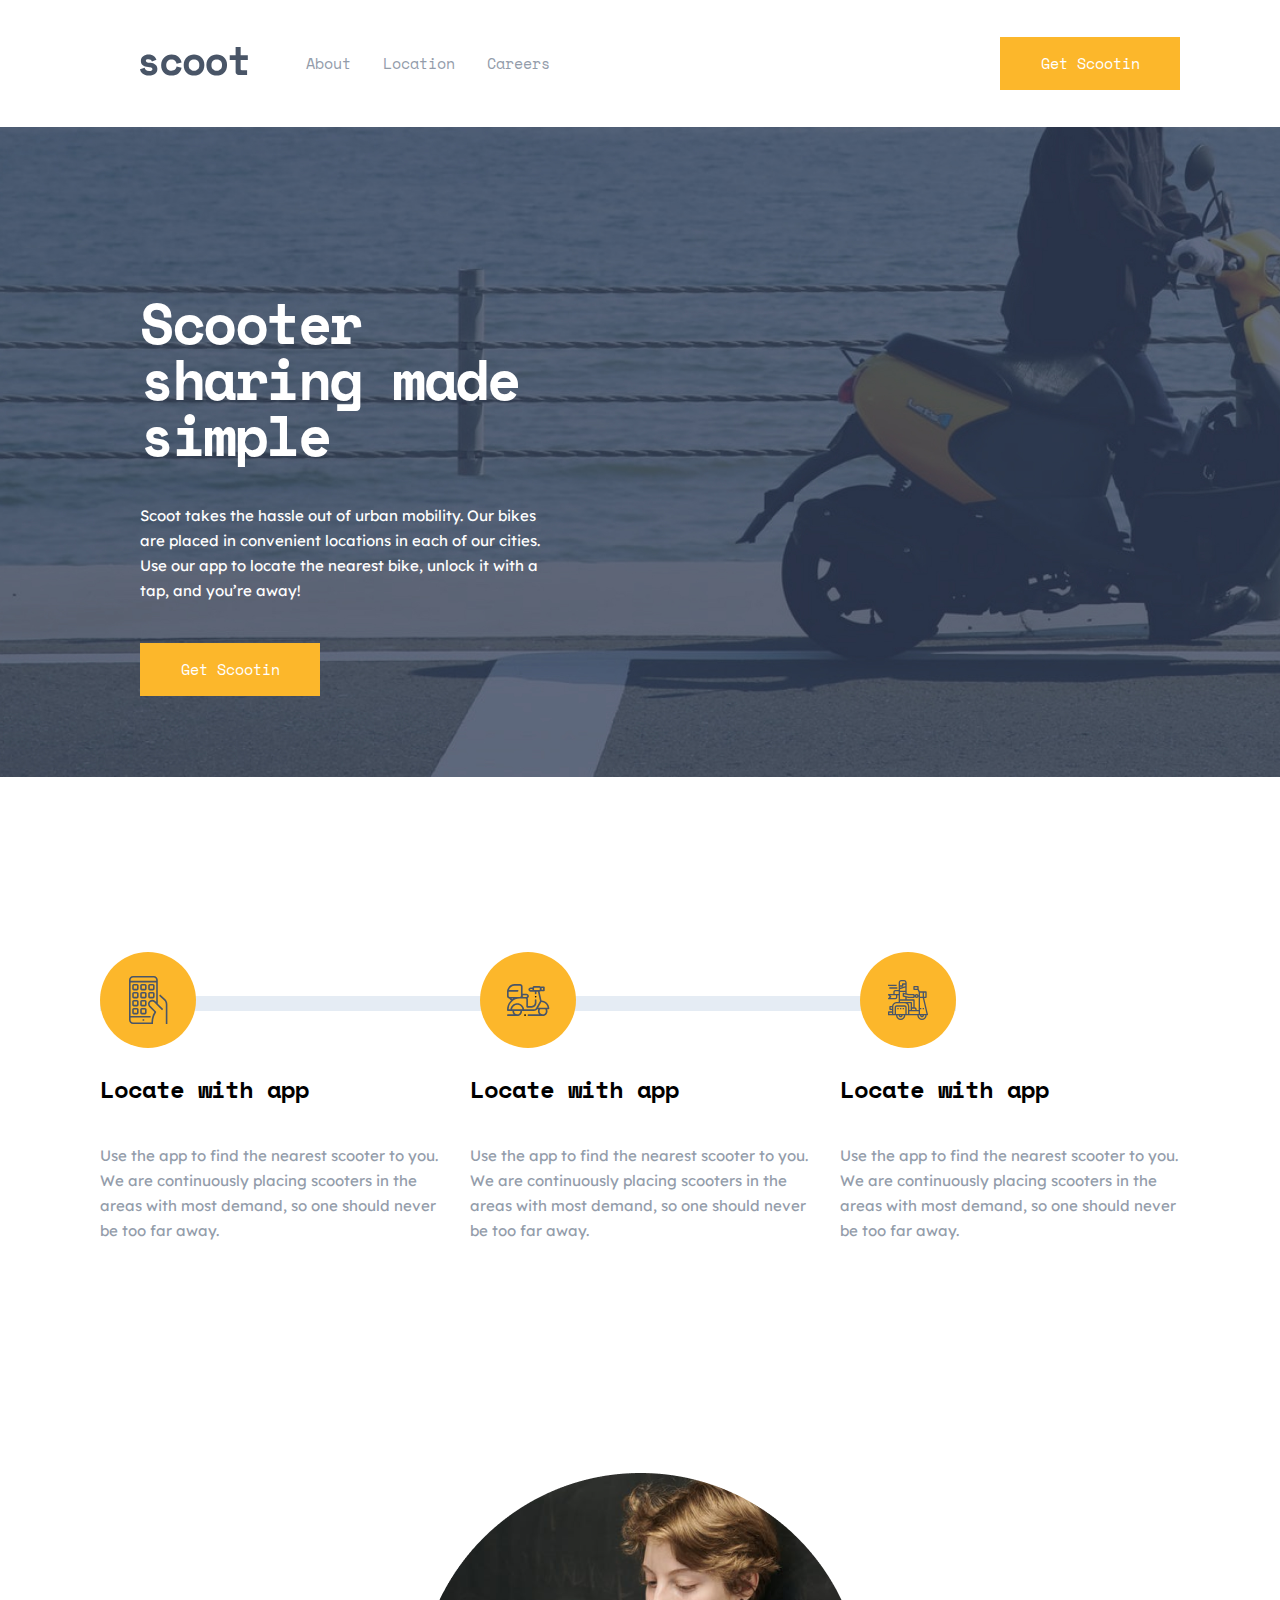
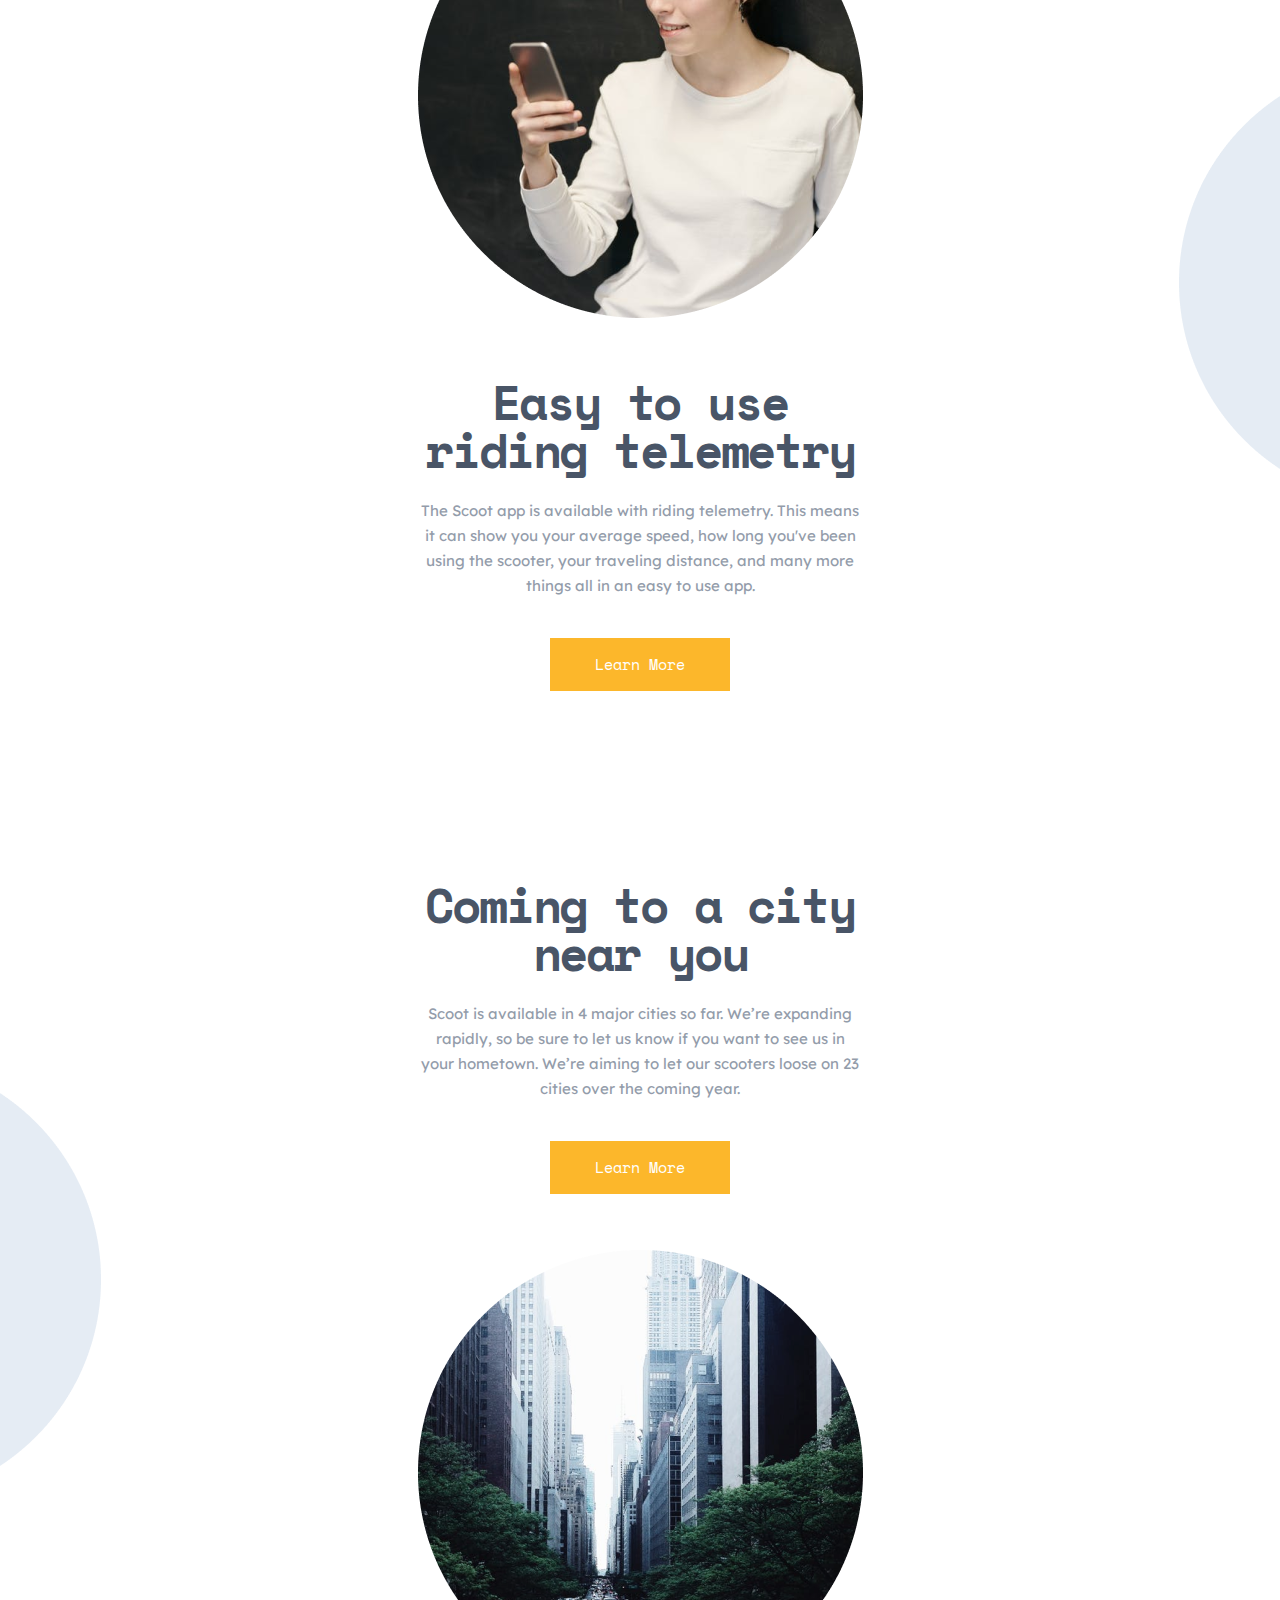
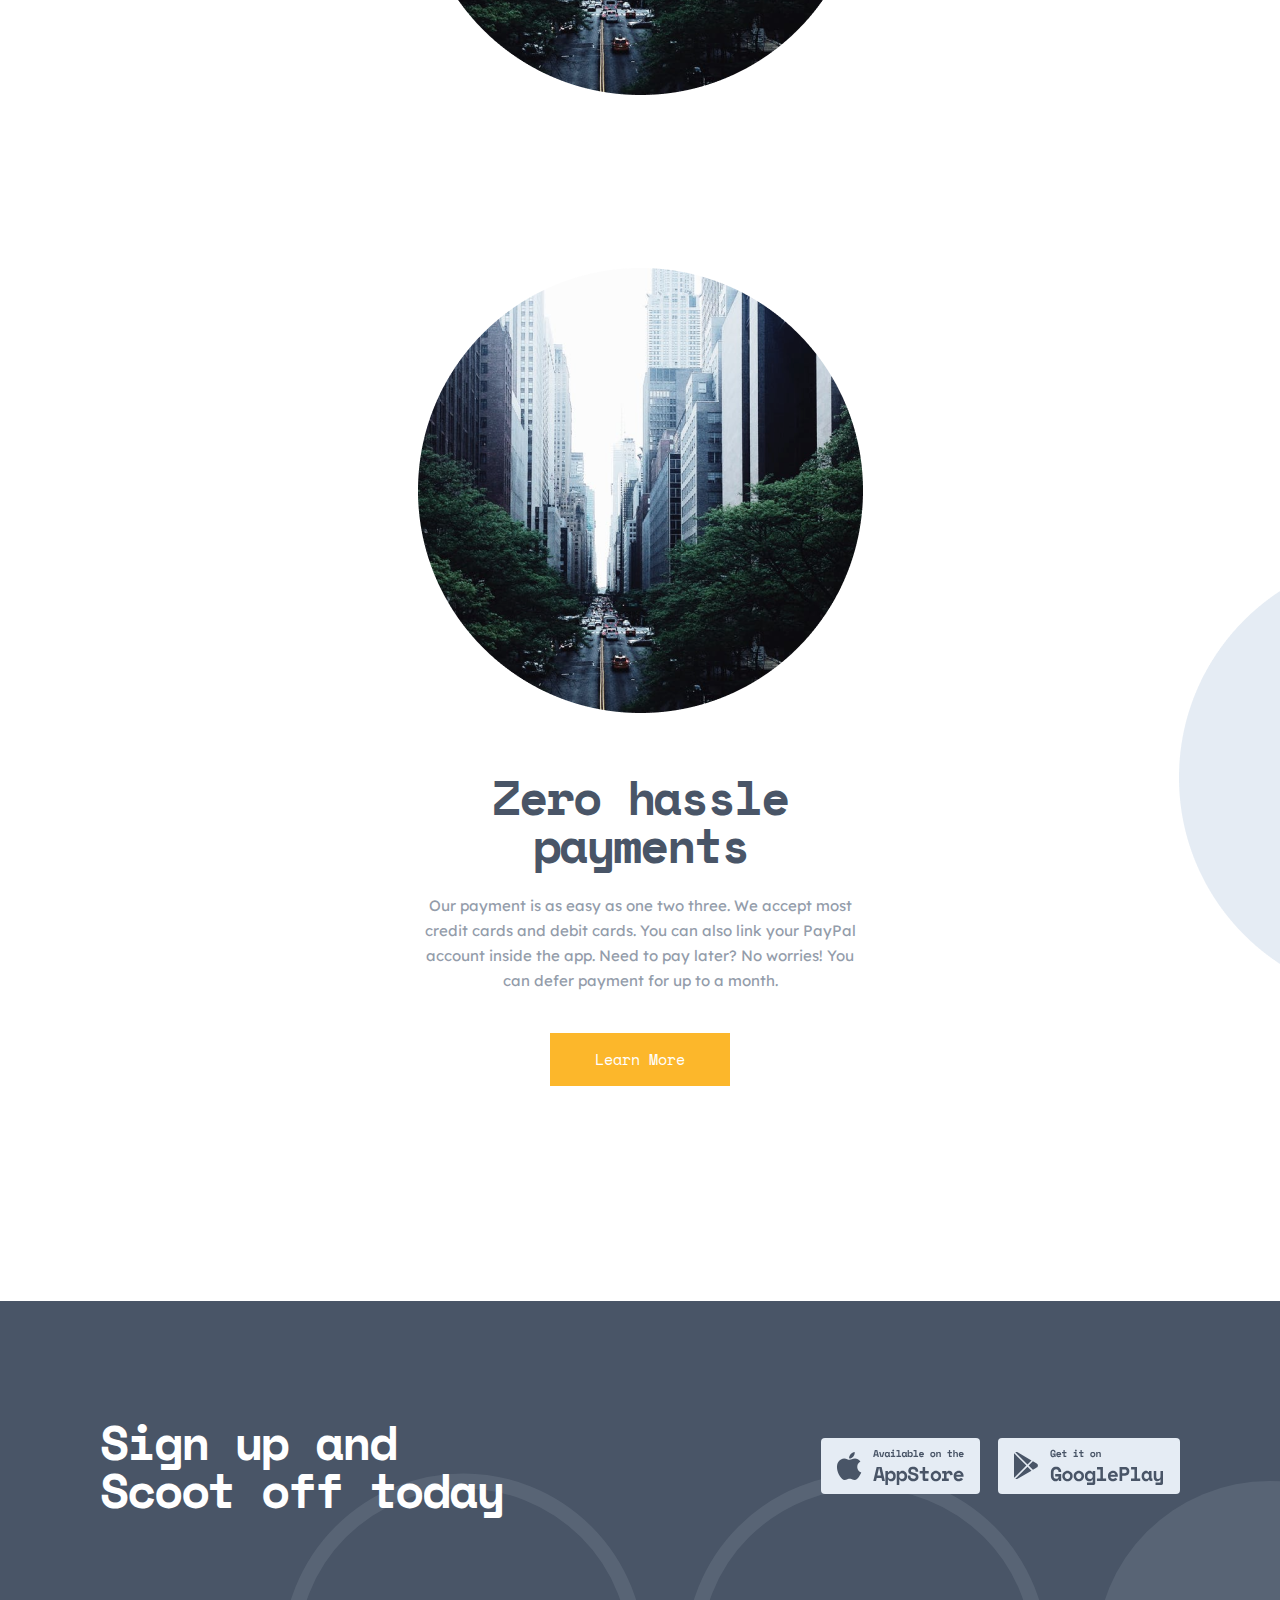
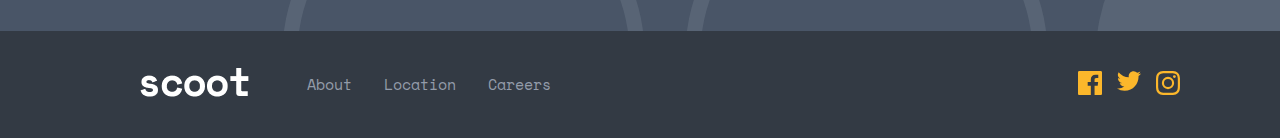
<file: index.html>
<!DOCTYPE html>
<html lang="en">
<head>
    <meta charset="UTF-8">
    <meta name="viewport" content="width=device-width, initial-scale=1.0">
    <title>Document</title>
    <link rel="stylesheet" href="css/style.css">
</head>
<body>
    <header>
        <nav>
            <div class="container">
                <div class="nav--block">
                    <div class="logo--box">
                        <div class="menu--line">
                            <img src="img/menu-lines.svg" alt="">
                        </div>
                        <div class="logo">
                            <a href="/index.html">
                                <img src="img/scoot.svg" alt="logo">
                            </a>
                        </div>
                        <div class="nav-pages">
                            <ul>
                                <li>
                                    <a href="/about.html">About</a>
                                </li>
                                <li>
                                    <a href="/location.html">Location</a>
                                </li>
                                <li>
                                    <a href="/careers.html">Careers</a>
                                </li>
                            </ul>
                        </div>
                    </div>
                    <div class="btn--block">
                        <button class="main-btn">Get Scootin</button>
                    </div>
                </div>
            </div>
        </nav>
        <div class="big--container">
            <div class="container">
                <div class="header--content">
                    <h1>Scooter sharing made simple</h1>
                    <p>Scoot takes the hassle out of urban mobility. 
                        Our bikes are placed in convenient locations in 
                        each of our cities. Use our app to locate the 
                        nearest bike, unlock it with a tap, and you’re away!
                    </p>
                <button class="main-btn">Get Scootin</button>
                </div>
            </div>
        </div>
    </header>
     <main>
        <section class="usage">
            <div class="container">
                <div class="usage--block">
                    <div class="usage--app">
                        <div class="line">
                        </div>
                        <div class="line--img">
                            <img src="img/phone-circle.svg" alt="phone circle">
                            <img src="img/bike-circle.svg" alt="bike circle">
                            <img src="img/delivery-circle.svg" alt="delivery circle">
                        </div>
                    </div>
                    <div class="usage--content">
                        <div class="usage--content-block">
                            <img src="img/phone-circle.svg" alt="phone circle">
                            <h3>Locate with app</h3>
                            <p>Use the app to find the nearest scooter to you.
                            We are continuously placing scooters in the areas
                            with most demand, so one should never be too far away. 
                            </p>
                        </div>
                        <div class="usage--content-block">
                            <img src="img/bike-circle.svg" alt="bike circle">
                            <h3>Locate with app</h3>
                            <p>Use the app to find the nearest scooter to you.
                            We are continuously placing scooters in the areas
                            with most demand, so one should never be too far away. 
                            </p>
                        </div>
                        <div class="usage--content-block">
                            <img src="img/delivery-circle.svg" alt="delivery circle">
                            <h3>Locate with app</h3>
                            <p>Use the app to find the nearest scooter to you.
                            We are continuously placing scooters in the areas
                            with most demand, so one should never be too far away. 
                            </p>
                        </div>
                    </div>
                </div>
            </div>
        </section>
        <section class="promo">
            <div class="promo--big">
                <div class="container">
                    <div class="promo--box">
                        <div class="promo--content">
                            <h4>Easy to use riding telemetry</h4>
                            <p>The Scoot app is available with riding telemetry.
                               This means it can show you your average speed, how 
                                long you've been using the scooter, your traveling 
                                distance, and many more things all in an easy to use 
                                app.
                            </p>
                                <button class="main-btn">Learn More</button>
                        </div>
                        <div class="promo--img">
                            <img src="img/promo-woman.png" alt="woman">
                            <!-- <img class="promo--arrow" src="img/arrow-right.svg" alt="arrow path"> -->
                        </div>
                    </div>
                </div>
            </div>
            <div class="promo--big circle--change">
                <div class="container">
                    <div class="promo--box">
                        <div class="promo--img">
                            <img src="img/city.png" alt="woman">
                            <!-- <img class="promo--arrow change" src="img/arrow-short.png" alt="arrow path"> -->
                        </div>
                        <div class="promo--content">
                            <h4>Coming to a city near you</h4>
                            <p>Scoot is available in 4 major cities so far. 
                               We’re expanding rapidly, so be sure to let us 
                               know if you want to see us in your hometown. 
                               We’re aiming to let our scooters loose on 23 
                               cities over the coming year.
                            </p>
                                <button class="main-btn">Learn More</button>
                        </div>
                    </div>
                </div>
            </div>
            <div class="promo--big third">
                <div class="container">
                    <div class="promo--box">
                        <div class="promo--content">
                            <h4>Zero hassle payments</h4>
                            <p>Our payment is as easy as one two three. 
                               We accept most credit cards and debit cards. 
                               You can also link your PayPal account inside the app. 
                               Need to pay later? No worries! You can defer payment 
                               for up to a month.
                            </p>
                                <button class="main-btn">Learn More</button>
                        </div>
                        <div class="promo--img">
                            <img src="img/city.png" alt="woman">
                            <!-- <img class="promo--arrow right" src="img/arrow-left.png" alt="arrow path"> -->
                        </div>
                    </div>
                </div>
        </section>
    </main>
    <footer class="footer--cont">
        <div class="promo--big">
            <div class="container">
                <div class="footer--wrapper">
                    <div class="footer--content">
                        <h5>Sign up and Scoot off today</h5>
                    </div>
                    <div class="footer--aplic">
                        <img class="appstore" src="img/appstore.svg" alt="appstore logo">
                        <img class="google-play" src="img/google-play.svg" alt="googleplay logo">
                    </div>
                </div>
            </div>
        </div>
    </footer>
    <nav class="footer--color">
        <div class="container">
            <div class="nav--block">
                <div class="logo--box">
                    <div class="logo">
                        <a href="/index.html">
                            <img src="img/scoot-logo.png" alt="logo">
                        </a>
                    </div>
                    <div class="nav-pages">
                        <ul>
                            <li>
                                <a href="/about.html">About</a>
                            </li>
                            <li>
                                <a href="/location.html">Location</a>
                            </li>
                            <li>
                                <a href="/careers.html">Careers</a>
                            </li>
                        </ul>
                    </div>
                </div>
                <div class="nav--social">
                    <a href="https://ru-ru.facebook.com/">
                        <img src="img/facebook.svg" alt="facebook">
                    </a>
                    <a href="https://twitter.com/?lang=ru">
                        <img src="img/twitter.svg" alt="twitter">
                    </a>
                    <a href="https://www.instagram.com/">
                        <img src="img/instagram.svg" alt="instagram">
                    </a>
                </div>
            </div>
        </div>
    </nav>
</body>
</html>
</file>
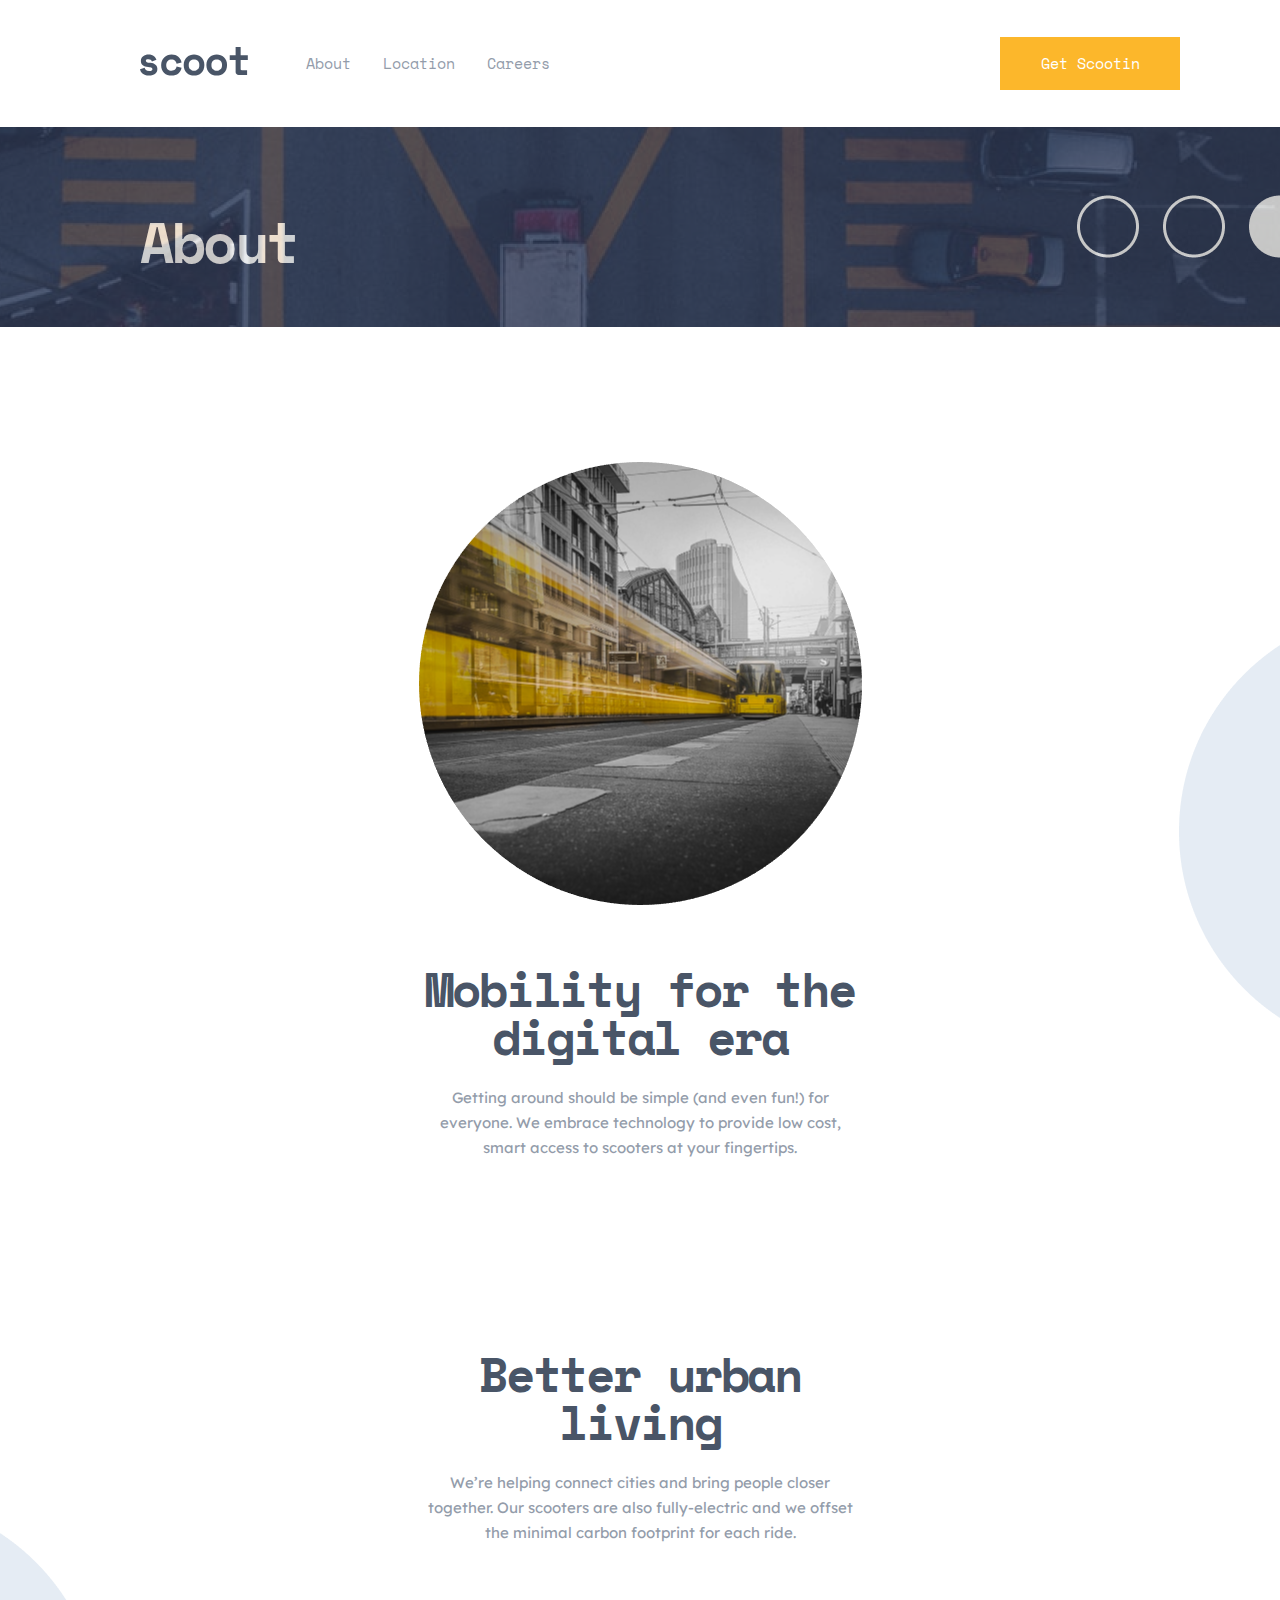
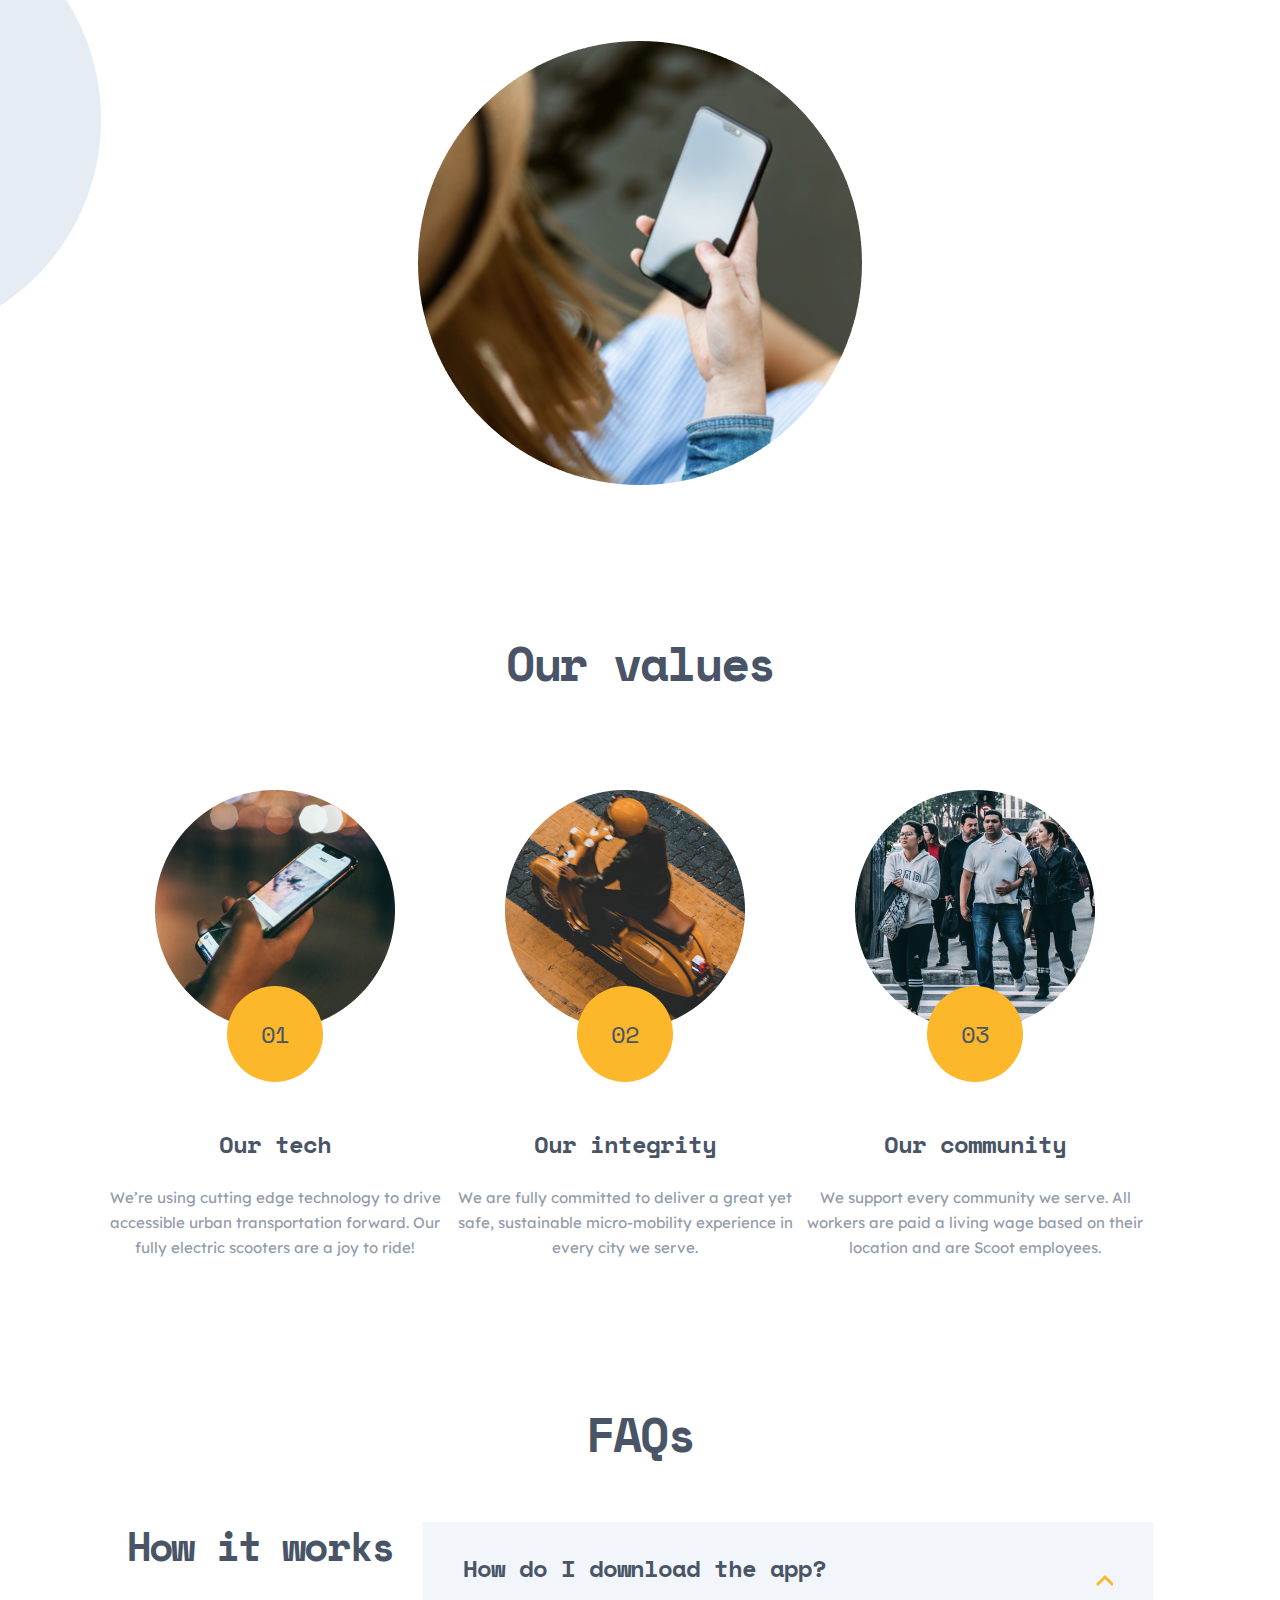
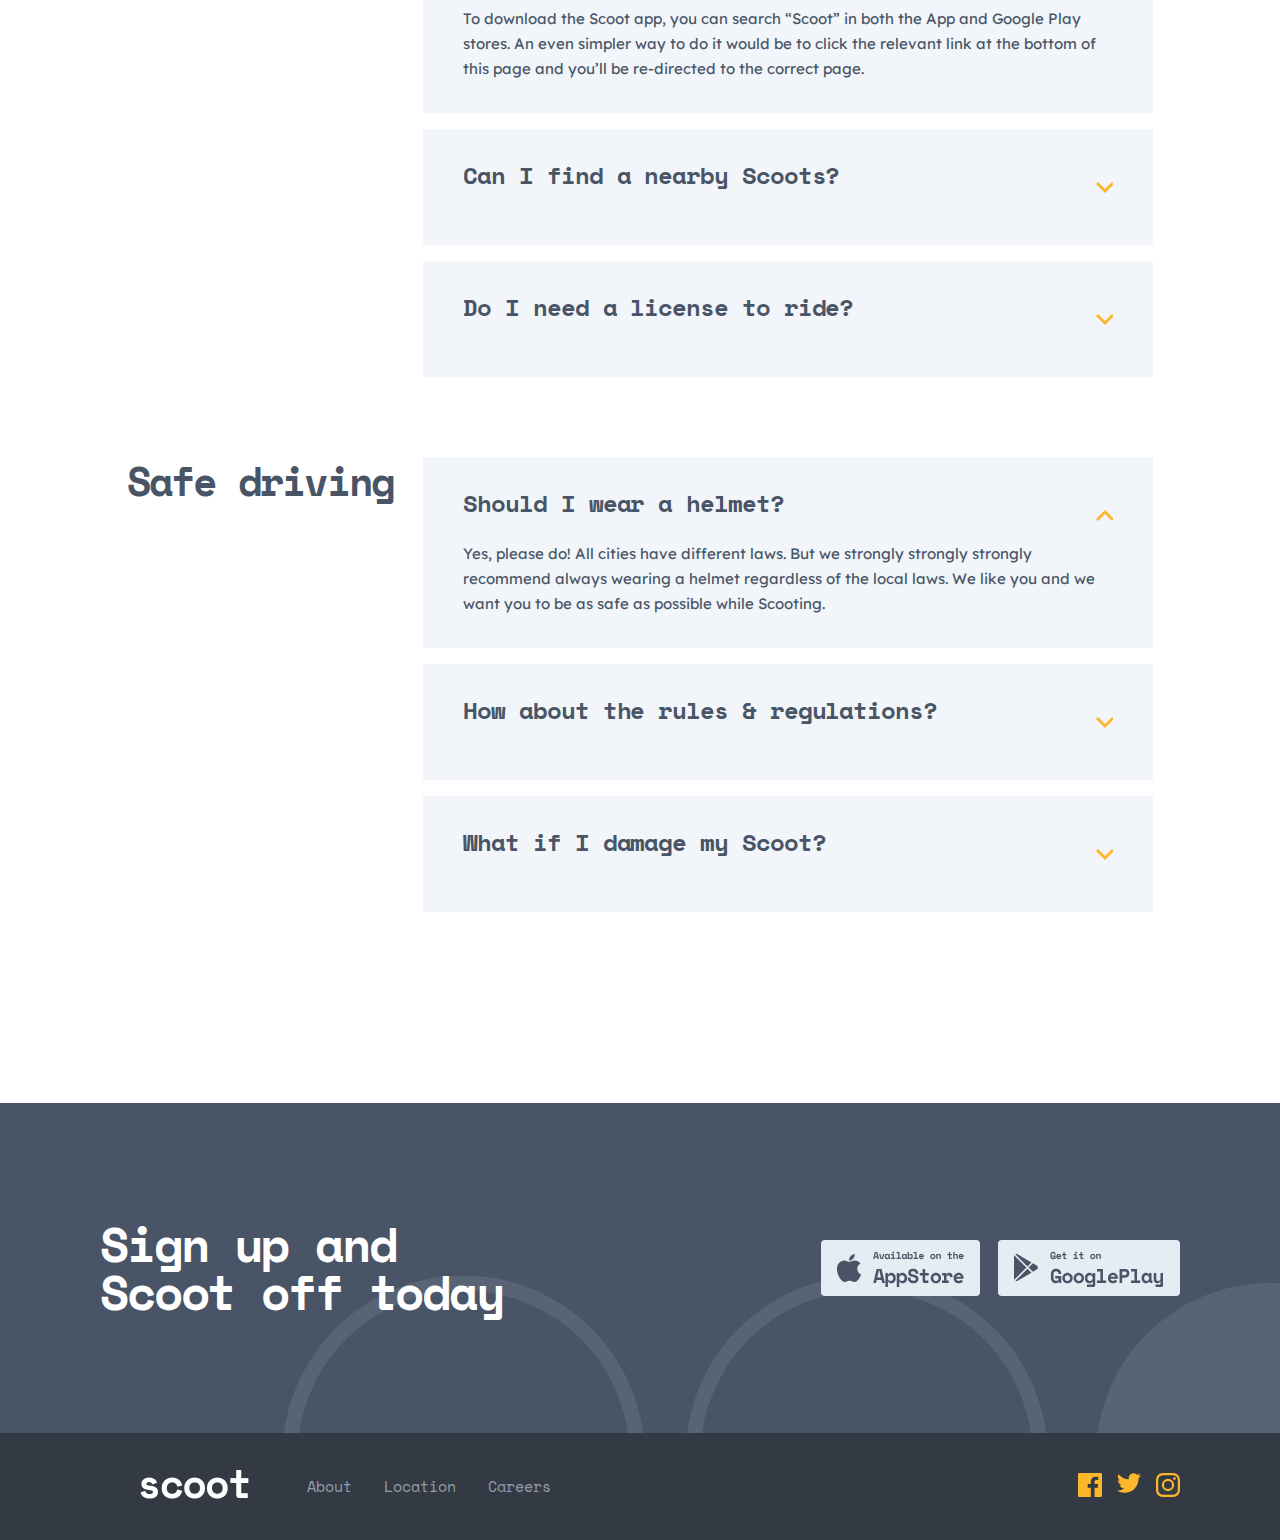
<file: about.html>
<!DOCTYPE html>
<html lang="en">
<head>
    <meta charset="UTF-8">
    <meta name="viewport" content="width=device-width, initial-scale=1.0">
    <title>Document</title>
    <link rel="stylesheet" href="css/style.css">
</head>
<body>
    <header class="header--about">
        <nav>
            <div class="container">
                <div class="nav--block">
                    <div class="logo--box">
                        <div class="menu--line">
                            <img src="img/menu-lines.svg" alt="">
                        </div>
                        <div class="logo">
                            <a href="/index.html">
                                <img src="img/scoot.svg" alt="logo">
                            </a>
                        </div>
                        <div class="nav-pages">
                            <ul>
                                <li>
                                    <a href="/about.html">About</a>
                                </li>
                                <li>
                                    <a href="/location.html">Location</a>
                                </li>
                                <li>
                                    <a href="/careers.html">Careers</a>
                                </li>
                            </ul>
                        </div>
                    </div>
                    <div class="btn--block">
                        <button class="main-btn">Get Scootin</button>
                    </div>
                </div>
            </div>
        </nav>
        <div class="big--container">
            <div class="big--two">
                <div class="promo--big">
                    <div class="container">
                        <div class="header--content">
                            <h1>About</h1>
                        </div>
                    </div>
                </div>
            </div>
        </div>
    </header>
    <main>
        <section class="promo">
            <div class="promo--big">
                <div class="container">
                    <div class="promo--box about--pages">
                        <div class="promo--content">
                            <h4>Mobility for the digital era</h4>
                            <p>Getting around should be simple (and even fun!) 
                               for everyone. We embrace technology to provide low
                               cost, smart access to scooters at your fingertips.
                            </p>
                        </div>
                        <div class="promo--img">
                            <img src="img/girl-wth-phone.png" alt="woman">
                            <!-- <img class="promo--arrow" src="img/about-arrow.svg" alt="arrow path"> -->
                        </div>
                    </div>
                </div>
            </div>
            <div class="promo--big circle--change about--second">
                <div class="container">
                    <div class="promo--box">
                        <div class="promo--img">
                            <img src="img/subway.png" alt="woman">
                            <!-- <img class="promo--arrow change" src="img/arrow-short.png" alt="arrow path"> -->
                        </div>
                        <div class="promo--content">
                            <h4>Better urban living</h4>
                            <p>We’re helping connect cities and bring people closer 
                               together. Our scooters are also fully-electric and we 
                               offset the minimal carbon footprint for each ride.
                            </p>
                        </div>
                    </div>
                </div>
            </div>
        </section>
        <section class="our--values">
            <div class="container">
                <h5>Our values</h5>
                <div class="our--values-box">
                    <div class="our--values-step">
                        <div class="step--img">
                            <div class="step--img-box">
                                <img src="img/phone-on-hand.png" alt="phone on hand">
                            </div>
                            <div class="step--circles-box">
                                01
                            </div>
                        </div>
                        <div class="step--content">
                            <h6>Our tech</h6>
                            <p>We’re using cutting edge technology to drive accessible 
                               urban transportation forward. Our fully electric scooters 
                               are a joy to ride!
                            </p>
                        </div>
                    </div>
                    <div class="our--values-step">
                        <div class="step--img">
                            <div class="step--img-box">
                                <img src="img/scooter.png" alt="phone on hand">
                            </div>
                            <div class="step--circles-box">
                                02
                            </div>
                        </div>
                        <div class="step--content">
                            <h6>Our integrity</h6>
                            <p>We are fully committed to deliver a great yet safe, 
                               sustainable micro-mobility experience in every city 
                               we serve.
                            </p>
                        </div>
                    </div>
                    <div class="our--values-step">
                        <div class="step--img">
                            <div class="step--img-box">
                                <img src="img/peoples.png" alt="phone on hand">
                            </div>
                            <div class="step--circles-box">
                                03
                            </div> 
                        </div>
                        <div class="step--content">
                            <h6>Our community</h6>
                            <p>We support every community we serve. All workers 
                               are paid a living wage based on their location 
                               and are Scoot employees.
                            </p>
                        </div>
                    </div>
                </div>
            </div>
        </section>
        <section class="faqs">
            <div class="container">
                <h5>FAQs</h5>
                <div class="faqs--box">
                    <div class="faqs--content">
                        <div class="content--heading">
                            <h5>How it works</h5>
                        </div>
                        <div class="faqs--content-block">
                            <div class="content--text">
                                <div class="content--text-icon">
                                    <h6>How do I download the app?</h6>
                                    <img src="img/path-arrow.png" alt="path arrow">
                                </div>
                                <p>To download the Scoot app, you can search “Scoot” 
                                   in both the App and Google Play stores. An even 
                                   simpler way to do it would be to click the relevant 
                                   link at the bottom of this page and you’ll be 
                                   re-directed to the correct page.
                                </p>
                            </div>
                            <div class="content--text">
                                <div class="content--text-icon">
                                    <h6>Can I find a nearby Scoots?</h6>
                                    <img src="img/path-arrow-down.png" alt="path arrow">
                                </div>
                            </div>
                            <div class="content--text">
                                <div class="content--text-icon">
                                    <h6>Do I need a license to ride?</h6>
                                    <img src="img/path-arrow-down.png" alt="path arrow">
                                </div>
                            </div>
                        </div>
                        
                    </div>
                </div>
                <div class="faqs--box">
                    <div class="faqs--content">
                        <div class="content--heading">
                            <h5>Safe driving</h5>
                        </div>
                        <div class="faqs--content-block">
                            <div class="content--text">
                                <div class="content--text-icon">
                                    <h6>Should I wear a helmet?</h6>
                                    <img src="img/path-arrow.png" alt="path arrow">
                                </div>
                                <p>Yes, please do! All cities have different laws. 
                                   But we strongly strongly strongly recommend always 
                                   wearing a helmet regardless of the local laws. 
                                   We like you and we want you to be as safe as possible 
                                   while Scooting.
                                </p>
                            </div>
                            <div class="content--text">
                                <div class="content--text-icon">
                                    <h6>How about the rules & regulations?</h6>
                                    <img src="img/path-arrow-down.png" alt="path arrow">
                                </div>
                            </div>
                            <div class="content--text">
                                <div class="content--text-icon">
                                    <h6>What if I damage my Scoot?</h6>
                                    <img src="img/path-arrow-down.png" alt="path arrow">
                                </div>
                            </div>
                        </div>
                    </div>
                </div>
            </div>
        </section>
    </main>
    <footer class="footer--cont">
        <div class="promo--big">
            <div class="container">
                <div class="footer--wrapper">
                    <div class="footer--content">
                        <h5>Sign up and Scoot off today</h5>
                    </div>
                    <div class="footer--aplic">
                        <img src="img/appstore.svg" alt="appstore logo">
                        <img src="img/google-play.svg" alt="googleplay logo">
                    </div>
                </div>
            </div>
        </div>
    </footer>
    <nav class="footer--color">
        <div class="container">
            <div class="nav--block">
                <div class="logo--box">
                    <div class="logo">
                        <a href="/index.html">
                            <img src="img/scoot-logo.png" alt="logo">
                        </a>
                    </div>
                    <div class="nav-pages">
                        <ul>
                            <li>
                                <a href="/about.html">About</a>
                            </li>
                            <li>
                                <a href="/location.html">Location</a>
                            </li>
                            <li>
                                <a href="/careers.html">Careers</a>
                            </li>
                        </ul>
                    </div>
                </div>
                <div class="nav--social">
                    <a href="https://ru-ru.facebook.com/">
                        <img src="img/facebook.svg" alt="facebook">
                    </a>
                    <a href="https://twitter.com/?lang=ru">
                        <img src="img/twitter.svg" alt="twitter">
                    </a>
                    <a href="https://www.instagram.com/">
                        <img src="img/instagram.svg" alt="instagram">
                    </a>
                </div>
            </div>
        </div>
    </nav>
</body>
</html>
</file>
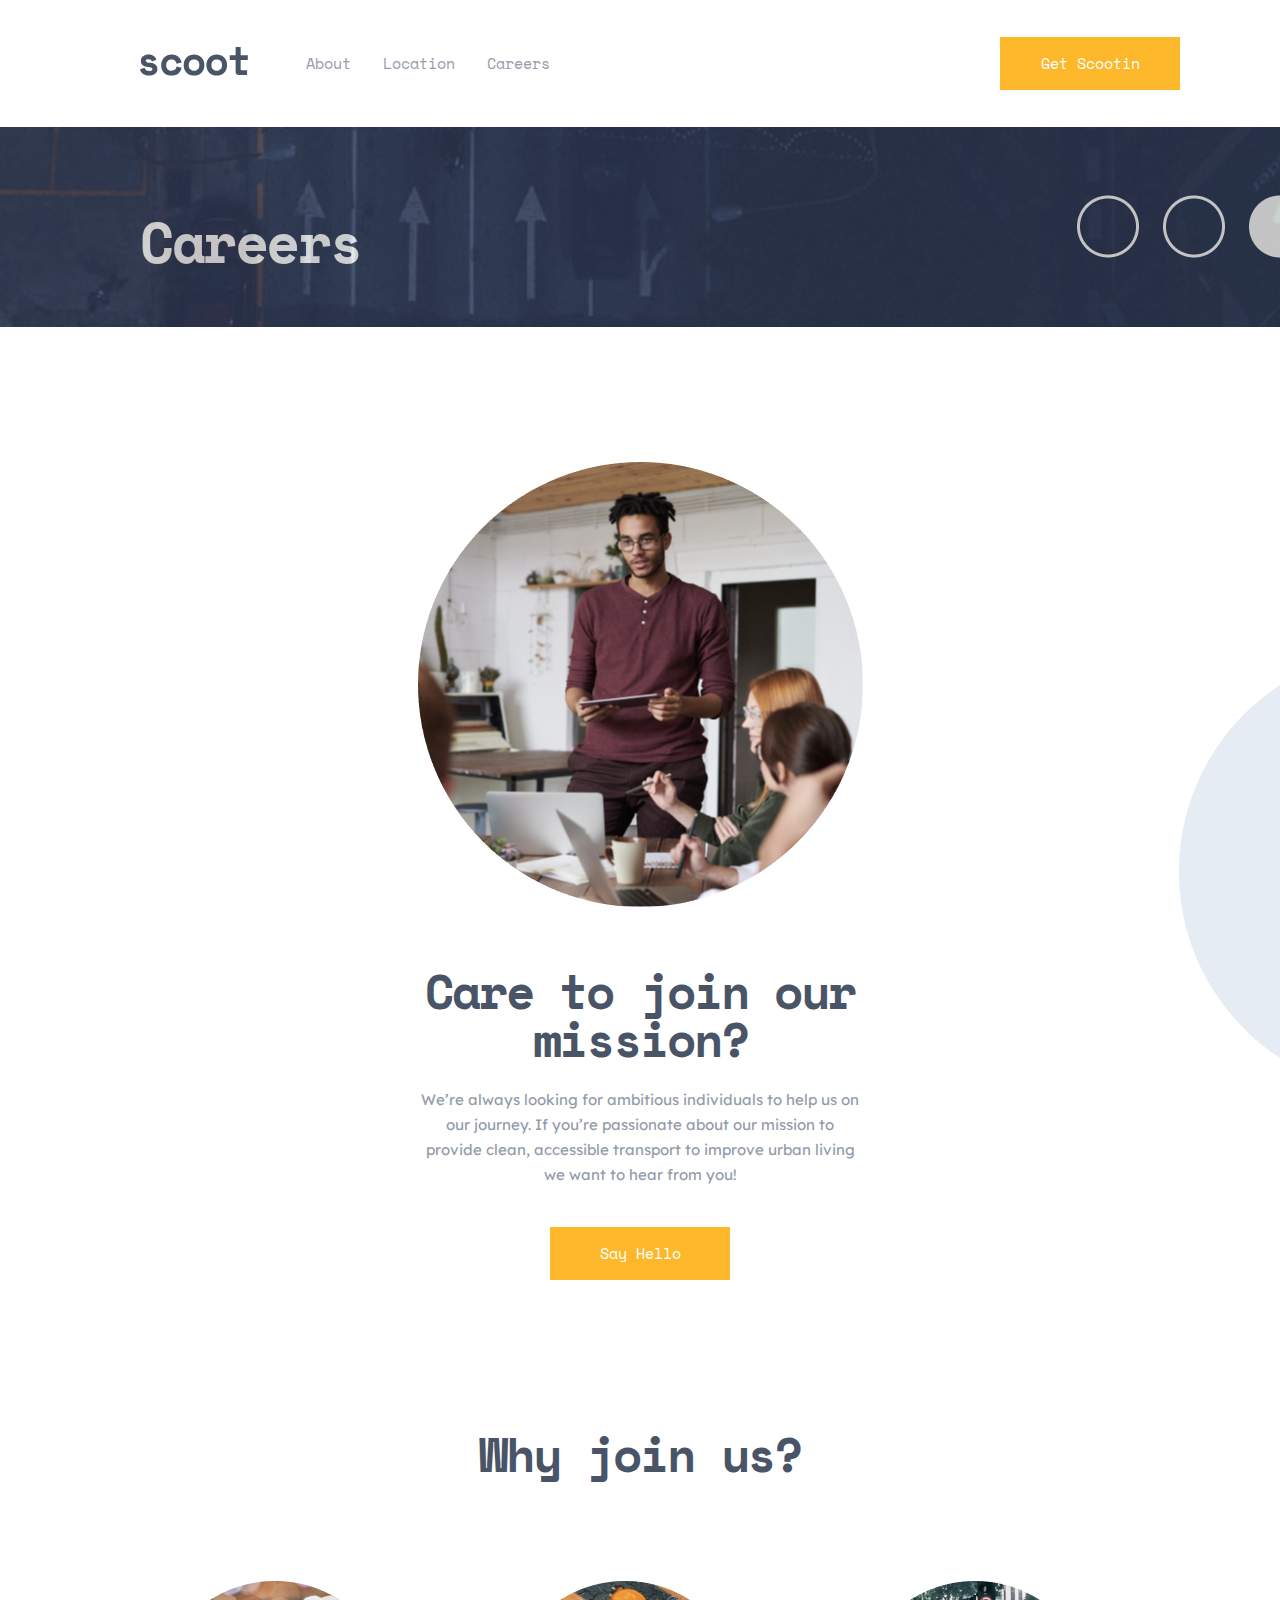
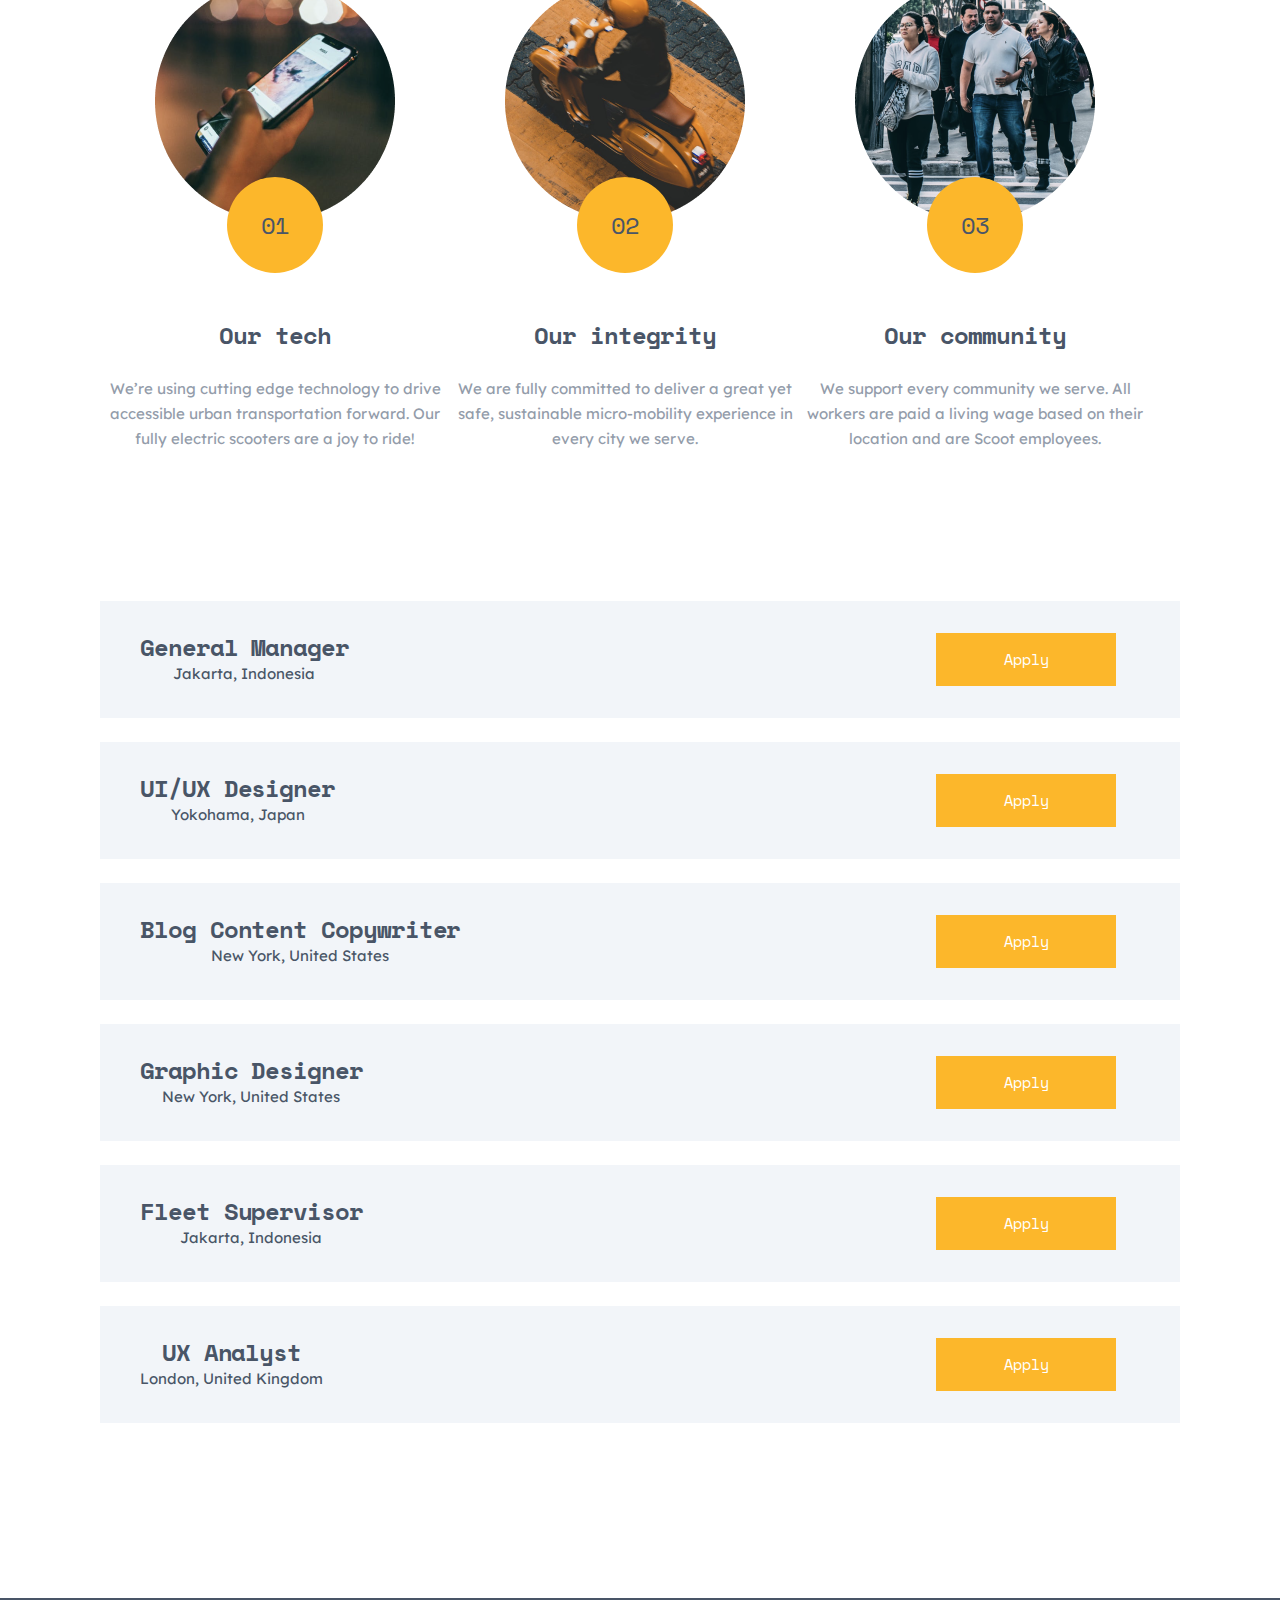
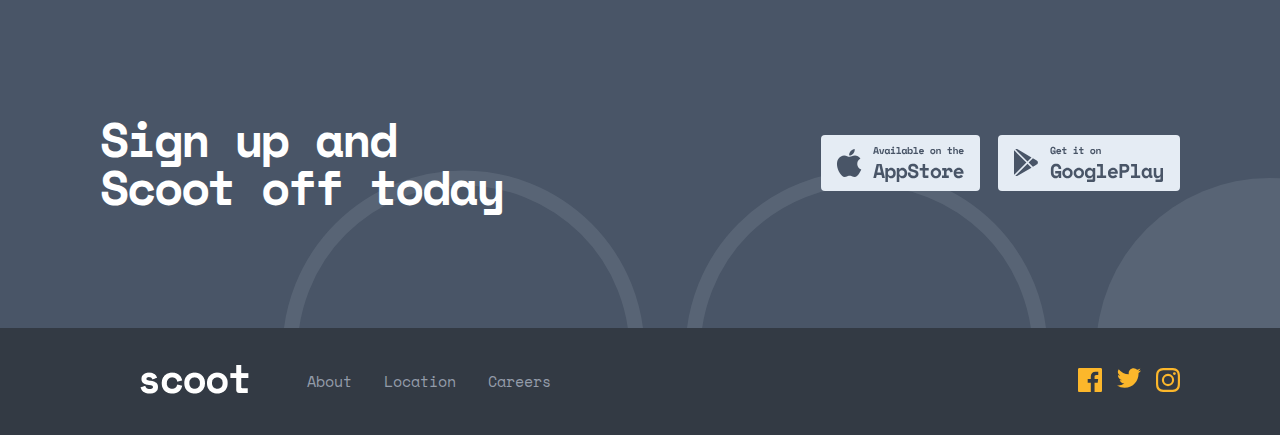
<file: careers.html>
<!DOCTYPE html>
<html lang="en">
<head>
    <meta charset="UTF-8">
    <meta name="viewport" content="width=device-width, initial-scale=1.0">
    <title>Document</title>
    <link rel="stylesheet" href="css/style.css">
</head>
<body>
    <header class="header--about">
        <nav>
            <div class="container">
                <div class="nav--block">
                    <div class="logo--box">
                        <div class="menu--line">
                            <img src="img/menu-lines.svg" alt="">
                        </div>
                        <div class="logo">
                            <a href="/index.html">
                                <img src="img/scoot.svg" alt="logo">
                            </a>
                        </div>
                        <div class="nav-pages">
                            <ul>
                                <li>
                                    <a href="/about.html">About</a>
                                </li>
                                <li>
                                    <a href="/location.html">Location</a>
                                </li>
                                <li>
                                    <a href="/careers.html">Careers</a>
                                </li>
                            </ul>
                        </div>
                    </div>
                    <div class="btn--block">
                        <button class="main-btn">Get Scootin</button>
                    </div>
                </div>
            </div>
        </nav>
        <div class="big--container careers">
            <div class="big--two">
                <div class="promo--big">
                    <div class="container">
                        <div class="header--content">
                            <h1>Careers</h1>
                        </div>
                    </div>
                </div>
            </div>
        </div>
    </header>
    <main>
        <section class="promo">
            <div class="promo--big">
                <div class="container">
                    <div class="promo--box about--pages">
                        <div class="promo--content">
                            <h4>Care to join our mission?</h4>
                            <p>We’re always looking for ambitious individuals 
                               to help us on our journey. If you’re passionate 
                               about our mission to provide clean, accessible 
                               transport to improve urban living we want to 
                               hear from you!
                            </p>
                            <button class="main-btn">Say Hello</button>
                        </div>
                        <div class="promo--img">
                            <img src="img/colleagues.png" alt="woman">
                            <!-- g -->
                        </div>
                    </div>
                </div>
            </div>
        </section>
        <section class="our--values careers--page">
            <div class="container">
                <h5>Why join us?</h5>
                <div class="our--values-box">
                    <div class="our--values-step">
                        <div class="step--img">
                            <div class="step--img-box">
                                <img src="img/phone-on-hand.png" alt="phone on hand">
                            </div>
                            <div class="step--circles-box">
                                01
                            </div>
                        </div>
                        <div class="step--content">
                            <h6>Our tech</h6>
                            <p>We’re using cutting edge technology to drive accessible 
                               urban transportation forward. Our fully electric scooters 
                               are a joy to ride!
                            </p>
                        </div>
                    </div>
                    <div class="our--values-step">
                        <div class="step--img">
                            <div class="step--img-box">
                                <img src="img/scooter.png" alt="phone on hand">
                            </div>
                            <div class="step--circles-box">
                                02
                            </div>
                        </div>
                        <div class="step--content">
                            <h6>Our integrity</h6>
                            <p>We are fully committed to deliver a great yet safe, 
                               sustainable micro-mobility experience in every city 
                               we serve.
                            </p>
                        </div>
                    </div>
                    <div class="our--values-step">
                        <div class="step--img">
                            <div class="step--img-box">
                                <img src="img/peoples.png" alt="phone on hand">
                            </div>
                            <div class="step--circles-box">
                                03
                            </div> 
                        </div>
                        <div class="step--content">
                            <h6>Our community</h6>
                            <p>We support every community we serve. All workers 
                               are paid a living wage based on their location 
                               and are Scoot employees.
                            </p>
                        </div>
                    </div>
                </div>
            </div>
        </section>
        <section class="vacancy">
            <div class="container">
                <div class="vacancy--box">
                    <div class="vacancy--rectangle">
                        <div class="rectangle--content">
                            <h6>General Manager</h6>
                            <p>Jakarta, Indonesia</p>
                        </div>
                        <div class="btn--block">
                            <button class="main-btn">Apply</button>
                        </div>
                    </div>
                    <div class="vacancy--rectangle">
                        <div class="rectangle--content">
                            <h6>UI/UX Designer</h6>
                            <p>Yokohama, Japan</p>
                        </div>
                        <div class="btn--block">
                            <button class="main-btn">Apply</button>
                        </div>
                    </div>
                    <div class="vacancy--rectangle">
                        <div class="rectangle--content">
                            <h6>Blog Content Copywriter</h6>
                            <p>New York, United States</p>
                        </div>
                        <div class="btn--block">
                            <button class="main-btn">Apply</button>
                        </div>
                    </div>
                    <div class="vacancy--rectangle">
                        <div class="rectangle--content">
                            <h6>Graphic Designer</h6>
                            <p>New York, United States</p>
                        </div>
                        <div class="btn--block">
                            <button class="main-btn">Apply</button>
                        </div>
                    </div>
                    <div class="vacancy--rectangle">
                        <div class="rectangle--content">
                            <h6>Fleet Supervisor</h6>
                            <p>Jakarta, Indonesia</p>
                        </div>
                        <div class="btn--block">
                            <button class="main-btn">Apply</button>
                        </div>
                    </div>
                    <div class="vacancy--rectangle">
                        <div class="rectangle--content">
                            <h6>UX Analyst</h6>
                            <p>London, United Kingdom</p>
                        </div>
                        <div class="btn--block">
                            <button class="main-btn">Apply</button>
                        </div>
                    </div>
                </div>
            </div>
        </section>
    </main>
    <footer class="footer--cont">
        <div class="promo--big">
            <div class="container">
                <div class="footer--wrapper">
                    <div class="footer--content">
                        <h5>Sign up and Scoot off today</h5>
                    </div>
                    <div class="footer--aplic">
                        <img src="img/appstore.svg" alt="appstore logo">
                        <img src="img/google-play.svg" alt="googleplay logo">
                    </div>
                </div>
            </div>
        </div>
    </footer>
    <nav class="footer--color">
        <div class="container">
            <div class="nav--block">
                <div class="logo--box">
                    <div class="logo">
                        <a href="/index.html">
                            <img src="img/scoot-logo.png" alt="logo">
                        </a>
                    </div>
                    <div class="nav-pages">
                        <ul>
                            <li>
                                <a href="/about.html">About</a>
                            </li>
                            <li>
                                <a href="/location.html">Location</a>
                            </li>
                            <li>
                                <a href="/careers.html">Careers</a>
                            </li>
                        </ul>
                    </div>
                </div>
                <div class="nav--social">
                    <a href="https://ru-ru.facebook.com/">
                        <img src="img/facebook.svg" alt="facebook">
                    </a>
                    <a href="https://twitter.com/?lang=ru">
                        <img src="img/twitter.svg" alt="twitter">
                    </a>
                    <a href="https://www.instagram.com/">
                        <img src="img/instagram.svg" alt="instagram">
                    </a>
                </div>
            </div>
        </div>
    </nav>
</body>
</html>
</file>
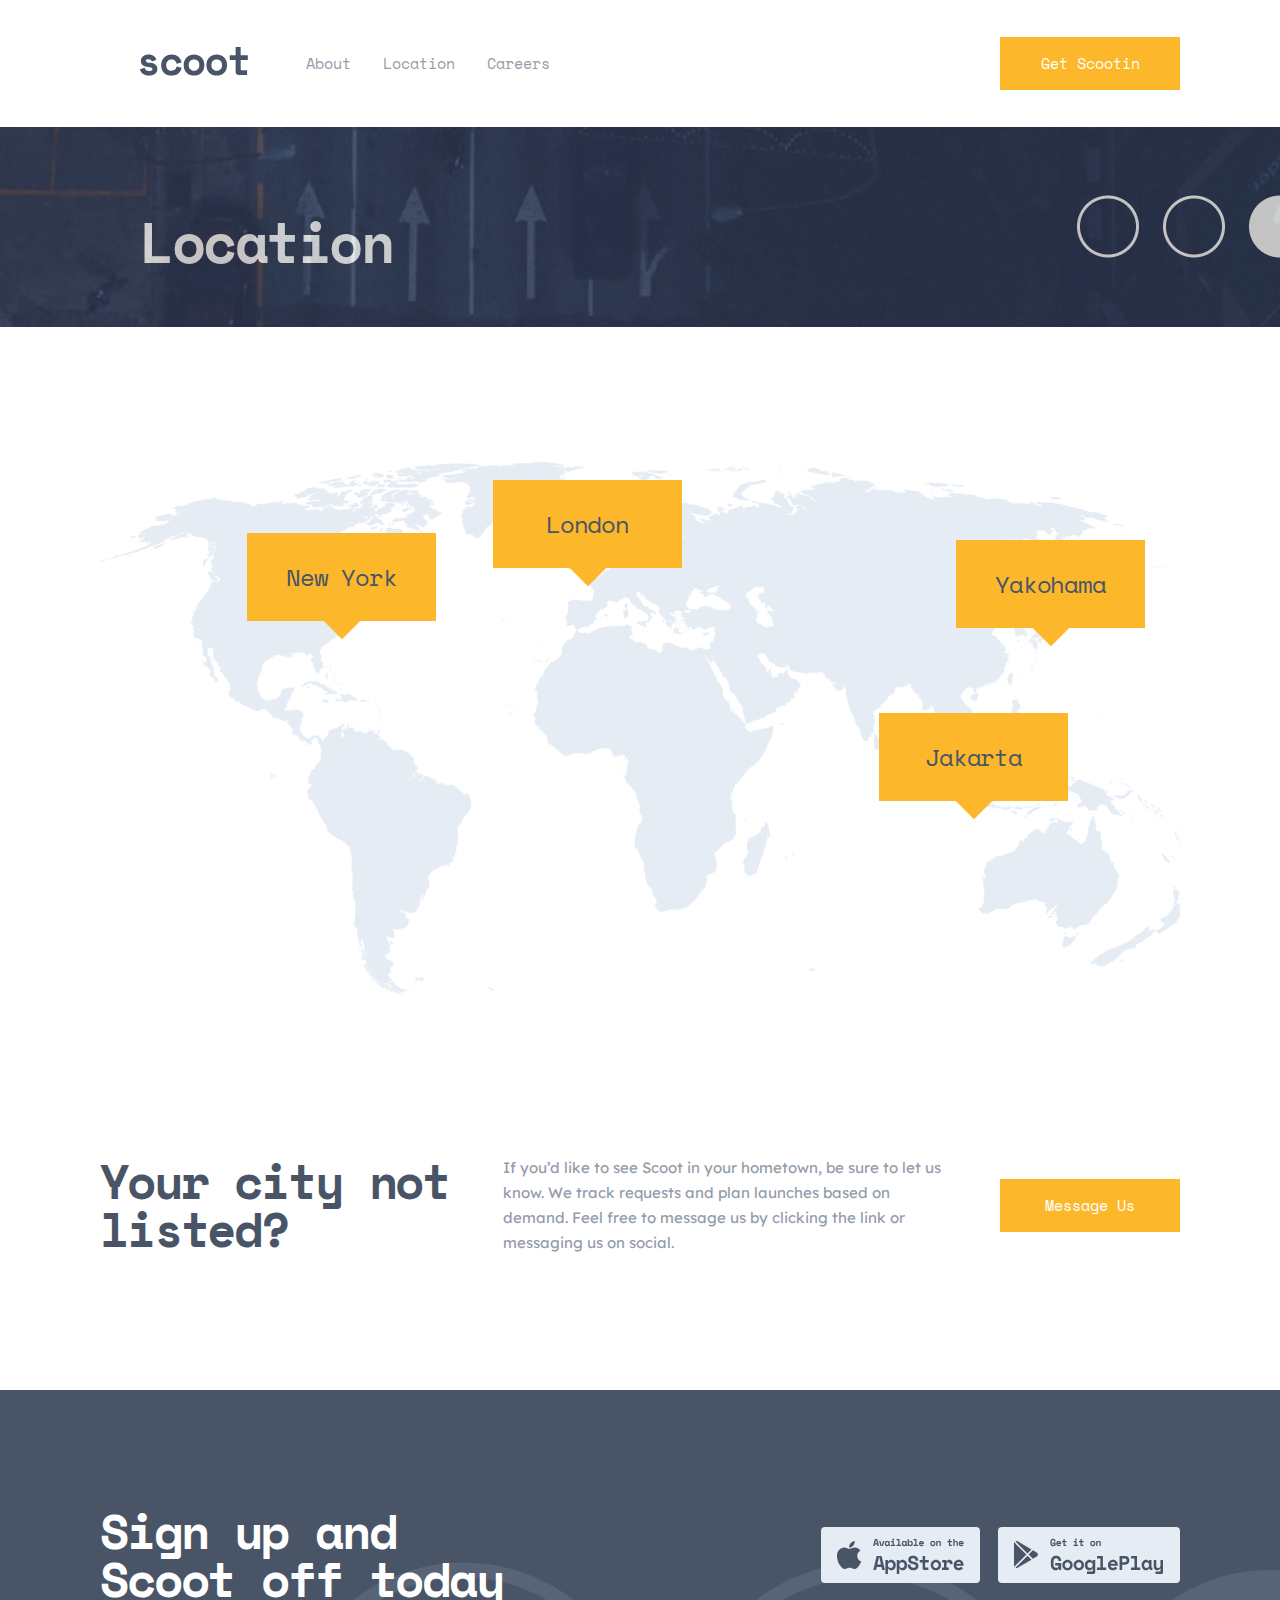
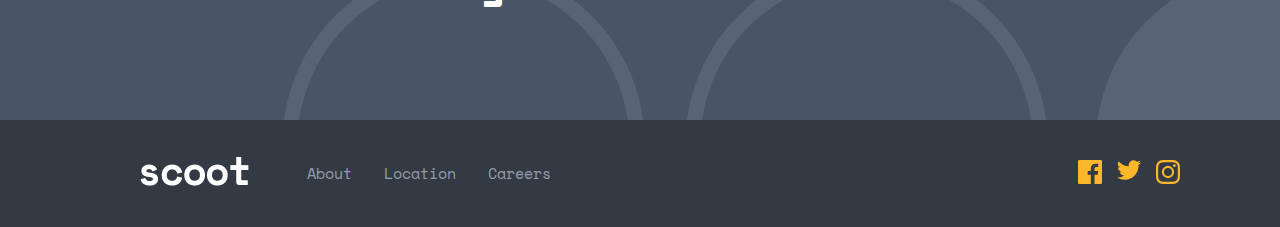
<file: location.html>
<!DOCTYPE html>
<html lang="en">
<head>
    <meta charset="UTF-8">
    <meta name="viewport" content="width=device-width, initial-scale=1.0">
    <title>Document</title>
    <link rel="stylesheet" href="css/style.css">
</head>
<body>
    <header class="header--about">
        <nav>
            <div class="container">
                <div class="nav--block">
                    <div class="logo--box">
                        <div class="menu--line">
                            <img src="img/menu-lines.svg" alt="">
                        </div>
                        <div class="logo">
                            <a href="/index.html">
                                <img src="img/scoot.svg" alt="logo">
                            </a>
                        </div>
                        <div class="nav-pages">
                            <ul>
                                <li>
                                    <a href="/about.html">About</a>
                                </li>
                                <li>
                                    <a href="/location.html">Location</a>
                                </li>
                                <li>
                                    <a href="/careers.html">Careers</a>
                                </li>
                            </ul>
                        </div>
                    </div>
                    <div class="btn--block">
                        <button class="main-btn">Get Scootin</button>
                    </div>
                </div>
            </div>
        </nav>
        <div class="big--container careers">
            <div class="big--two">
                <div class="promo--big">
                    <div class="container">
                        <div class="header--content">
                            <h1>Location</h1>
                        </div>
                    </div>
                </div>
            </div>
        </div>
    </header>
    <main>
        <section class="map">
            <div class="container">
                <div class="world--map">
                    <div class="map--city-block">
                        <div class="map--city">
                            <p>New York</p>
                        </div>
                        <div class="city--square"></div>
                    </div>
                    <div class="map--city-block city--two">
                        <div class="map--city">
                            <p>London</p>
                        </div>
                        <div class="city--square"></div>
                    </div>
                    <div class="map--city-block city--three">
                        <div class="map--city">
                            <p>Yakohama</p>
                        </div>
                        <div class="city--square"></div>
                    </div>
                    <div class="map--city-block city--four">
                        <div class="map--city">
                            <p>Jakarta</p>
                        </div>
                        <div class="city--square"></div>
                    </div>
                </div>
                <div class="map--mobile--box">
                    <div class="map--mobile">
                        <div class="map--city--mobile">
                            <div class="city--rec">
                                <p>New York</p>
                            </div>
                        </div>
                        <div class="map--city--mobile">
                            <div class="city--rec">
                                <p>London</p>
                            </div>
                        </div>
                        <div class="map--city--mobile">
                            <div class="city--rec">
                                <p>Jacarta</p>
                            </div>
                        </div>
                        <div class="map--city--mobile">
                            <div class="city--rec">
                                <p>Yokohama</p>
                            </div>
                        </div>
                    </div>
                </div>
            </div>
        </section>
        <section class="tech--support ">
            <div class="container">
                <div class="tech--support-wrapper">
                    <h3>
                        Your city not listed?
                    </h3>
                    <p>
                        If you’d like to see Scoot in your hometown, 
                        be sure to let us know. We track requests 
                        and plan launches based on demand. Feel 
                        free to message us by clicking the link 
                        or messaging us on social.
                    </p>
                    <div class="btn--block">
                        <button class="main-btn">Message Us</button>
                    </div>
                </div>
            </div>
        </section>
    </main>
    <footer class="footer--cont">
        <div class="promo--big">
            <div class="container">
                <div class="footer--wrapper">
                    <div class="footer--content">
                        <h5>Sign up and Scoot off today</h5>
                    </div>
                    <div class="footer--aplic">
                        <img src="img/appstore.svg" alt="appstore logo">
                        <img src="img/google-play.svg" alt="googleplay logo">
                    </div>
                </div>
            </div>
        </div>
    </footer>
    <nav class="footer--color">
        <div class="container">
            <div class="nav--block">
                <div class="logo--box">
                    <div class="logo">
                        <a href="/index.html">
                            <img src="img/scoot-logo.png" alt="logo">
                        </a>
                    </div>
                    <div class="nav-pages">
                        <ul>
                            <li>
                                <a href="/about.html">About</a>
                            </li>
                            <li>
                                <a href="/location.html">Location</a>
                            </li>
                            <li>
                                <a href="/careers.html">Careers</a>
                            </li>
                        </ul>
                    </div>
                </div>
                <div class="nav--social">
                    <a href="https://ru-ru.facebook.com/">
                        <img src="img/facebook.svg" alt="facebook">
                    </a>
                    <a href="https://twitter.com/?lang=ru">
                        <img src="img/twitter.svg" alt="twitter">
                    </a>
                    <a href="https://www.instagram.com/">
                        <img src="img/instagram.svg" alt="instagram">
                    </a>
                </div>
            </div>
        </div>
    </nav>
</body>
</html>
</file>
<file: css/style.css>
@import url("https://fonts.googleapis.com/css2?family=Lexend+Deca&family=Space+Mono:wght@700&display=swap");
* {
  margin: 0;
  padding: 0;
  box-sizing: border-box;
  border: none;
  outline: 0;
}

body,
button,
input {
  font-family: Lexend Deca, Space Mono;
}

a {
  text-decoration: none;
  color: inherit;
}

.container {
  max-width: 1110px;
  margin: 0 auto;
  padding: 15px;
}

.promo--big {
  max-width: 1560px;
  margin: 0 auto;
}

.main-btn {
  width: 180px;
  padding: 14px 0;
  background-color: var(--primary);
  color: var(--white);
  font-family: Space Mono;
  font-size: 15px;
  line-height: 25px;
}

.main-btn:hover {
  background-color: inherit;
  border: 1px solid var(--primary);
  color: var(--primary);
  cursor: pointer;
}

p {
  color: var(--darkgrey);
  font-family: Lexend Deca;
  font-size: 15px;
  line-height: 25px;
}

.footer--cont {
  width: 100%;
  background-color: var(--darkgrey);
}
.footer--cont .promo--big {
  max-width: 1560px;
  margin: 0 auto;
  background-image: url("/img/circles.svg");
  background-repeat: no-repeat;
  background-position: right bottom;
}
.footer--cont .footer--wrapper {
  display: flex;
  align-items: center;
  justify-content: space-between;
  padding: 102px 0;
}
.footer--cont .footer--wrapper .footer--content h5 {
  max-width: 415px;
  color: var(--white);
  font-family: Space Mono;
  font-size: 48px;
  line-height: 48px;
  letter-spacing: -2.143px;
}
.footer--cont .footer--wrapper .footer--aplic {
  display: flex;
  -moz-column-gap: 18px;
       column-gap: 18px;
}

nav.footer--color {
  background-color: var(--black);
}
nav.footer--color .nav--social img svg:hover {
  color: #E5ECF4;
  cursor: pointer;
}

@media only screen and (max-width: 900px) {
  .footer--cont .footer--wrapper {
    padding: 62px 0;
    flex-direction: column;
    row-gap: 40px;
  }
  .footer--cont .footer--wrapper .footer--content h5 {
    text-align: center;
    max-width: 457px;
  }
  .footer--cont .footer--aplic .appstore {
    width: 113px;
    height: 40px;
  }
  .footer--cont .footer--aplic .google-play {
    width: 130px;
    height: 40px;
  }
}
@media only screen and (max-width: 626px) {
  .footer--cont .footer--wrapper .footer--content h5 {
    font-size: 32px;
    max-width: 311px;
  }
}
.nav--block {
  display: flex;
  justify-content: space-between;
  align-items: center;
  padding: 22px 0;
}
.nav--block .logo--box {
  display: flex;
  padding-left: 40px;
  padding-right: 40px;
  -moz-column-gap: 58px;
       column-gap: 58px;
  align-items: center;
}
.nav--block .logo--box .menu--line {
  display: none;
}
.nav--block .logo--box .nav-pages ul {
  display: flex;
  list-style: none;
  -moz-column-gap: 32px;
       column-gap: 32px;
}
.nav--block .logo--box .nav-pages ul a {
  color: var(--grey);
  font-family: Space Mono;
  font-size: 15px;
  line-height: 25px;
}
.nav--block .nav--social {
  display: flex;
  -moz-column-gap: 15px;
       column-gap: 15px;
}

.big--container {
  height: 650px;
  background-image: url("/img/human-on-the-bike.jpg");
  background-repeat: no-repeat;
  background-size: cover;
}

.header--content {
  max-width: 500px;
  padding-left: 40px;
}
.header--content h1 {
  color: var(--white);
  font-family: Space Mono;
  font-size: 56px;
  line-height: 56px;
  letter-spacing: -2.5px;
  margin: 153px 0 40px 0;
}
.header--content p {
  max-width: 405px;
  margin-bottom: 40px;
  color: var(--white);
}

.background--container {
  position: relative;
  height: 200px;
  background-image: url("/img/about-bg.png");
  background-repeat: no-repeat;
  background-size: cover;
  background-color: #2F3B59;
  opacity: 0.75;
}
.background--container h1 {
  margin-top: 72px;
}
.background--container img {
  position: absolute;
  right: 0;
  top: 68px;
}

header.header--about .nav--block .logo--box .menu--line {
  display: none;
}
header.header--about .big--container {
  height: 200px;
  background-image: url("/img/about-bg.png");
  background-repeat: no-repeat;
  background-size: cover;
}
header.header--about .big--container h1 {
  margin-top: 72px;
}
header.header--about .promo--big {
  background-image: url("/img/three-circles.png");
}
header.header--about .big--two {
  height: 200px;
  background-color: #2F3B59;
  opacity: 0.75;
}
header.header--about .big--container.careers {
  background-image: url("/img/careers-bg.png");
}

@media only screen and (max-width: 768px) {
  .header--content {
    max-width: -moz-max-content;
    max-width: max-content;
    display: flex;
    flex-direction: column;
    justify-content: center;
    align-items: center;
  }
  .header--content h1 {
    text-align: center;
  }
  .header--content p {
    max-width: -moz-max-content;
    max-width: max-content;
    text-align: center;
  }
}
@media only screen and (max-width: 689px) {
  nav .nav--block .logo--box {
    display: flex;
    align-items: center;
  }
  nav .nav--block .logo--box .menu--line {
    display: block;
  }
  nav .nav--block .logo--box .nav-pages {
    display: none;
  }
  nav .nav--block .logo--box .logo img {
    width: 75px;
    height: 20px;
  }
  nav .main-btn {
    display: none;
  }
  nav.footer--color .nav--block {
    align-items: center;
    flex-direction: column;
    padding: 64px 0 88px 0;
    row-gap: 81px;
  }
  nav.footer--color .nav--block .nav-pages {
    display: block;
  }
  nav.footer--color .nav--block .nav-pages ul {
    flex-direction: column;
    align-items: center;
    row-gap: 16px;
  }
  nav.footer--color .nav--block .logo--box {
    flex-direction: column;
    row-gap: 41px;
  }
  .container {
    padding-left: 32px;
    padding-right: 32px;
  }
  header.header--about .nav--block .logo--box .menu--line {
    display: block;
  }
  header.header--about .promo--big {
    background-image: none;
  }
}
.usage {
  padding: 160px 0 200px 0;
  width: 100%;
}
.usage .usage--app {
  position: relative;
}
.usage .usage--app .line {
  position: absolute;
  width: 856px;
  height: 15px;
  margin-top: 44.4px;
  background-color: #E5ECF4;
  z-index: -1;
}
.usage .usage--app .line--img {
  display: flex;
  max-width: 856px;
  justify-content: space-between;
}
.usage .usage--content {
  display: flex;
  -moz-column-gap: 30px;
       column-gap: 30px;
}
.usage .usage--content .usage--content-block img {
  display: none;
}
.usage .usage--content .usage--content-block h3 {
  font-family: Space Mono;
  font-size: 24px;
  line-height: 28px;
  letter-spacing: -1.071px;
  margin: 27px 0 40px 0;
}
.usage .usage--content .usage--content-block p {
  color: var(--grey);
}

.promo {
  width: 100%;
}
.promo .promo--box {
  display: flex;
  align-items: center;
  justify-content: space-between;
}
.promo .promo--box .promo--content h4 {
  max-width: 445px;
  color: #495567;
  font-family: Space Mono;
  font-size: 48px;
  line-height: 48px;
  letter-spacing: -2.143px;
}
.promo .promo--box .promo--content p {
  max-width: 445px;
  color: var(--grey);
  margin: 24px 0 40px 0;
}

.promo--big {
  background-image: url("/img/half-circle.png");
  background-repeat: no-repeat;
  background-position: right;
}

.promo--big.circle--change {
  background-image: url("/img/half-circle-left.png");
  background-repeat: no-repeat;
  background-position: left;
  padding: 160px 0 139px 0;
}

.promo--big.third {
  padding-bottom: 200px;
}

.promo--box.about--pages {
  padding: 120px 0 120px 0;
}

.promo--big.circle--change.about--second {
  padding: 0;
}

.our--values.careers--page {
  padding: 0 0 120px;
}

.our--values {
  padding: 120px 0;
}
.our--values h5 {
  color: var(--darkgrey);
  text-align: center;
  font-family: Space Mono;
  font-size: 48px;
  line-height: 48px;
  letter-spacing: -2.143px;
  margin-bottom: 103px;
}
.our--values .our--values-box {
  display: flex;
}
.our--values .our--values-box .step--img {
  display: flex;
  flex-direction: column;
  align-items: center;
}
.our--values .our--values-box .step--img .step--circles-box {
  display: flex;
  align-items: center;
  justify-content: center;
  overflow: auto;
  width: 96px;
  height: 96px;
  background-color: var(--primary);
  border-radius: 100%;
  transform: translateY(-50%);
  color: var(--darkgrey);
  text-align: center;
  font-family: Space Mono;
  font-size: 24px;
  line-height: 28px;
  letter-spacing: -1.071px;
}
.our--values .our--values-box .step--content {
  max-width: 350px;
  text-align: center;
}
.our--values .our--values-box .step--content h6 {
  color: var(--darkgrey);
  font-family: Space Mono;
  font-size: 24px;
  line-height: 28px;
  letter-spacing: -1.071px;
}
.our--values .our--values-box .step--content p {
  color: var(--grey);
  text-align: center;
  font-family: Lexend Deca;
  font-size: 15px;
  font-style: normal;
  font-weight: 400;
  line-height: 25px;
  margin-top: 27px;
}

.faqs {
  padding: 0 40px 96px 40px;
}
.faqs h5 {
  color: var(--darkgrey);
  text-align: center;
  font-family: Space Mono;
  font-size: 48px;
  line-height: 48px;
  letter-spacing: -2.143px;
  margin-bottom: 64px;
}
.faqs .faqs--box {
  display: flex;
  align-items: center;
  justify-content: center;
  margin-bottom: 64px;
}
.faqs .faqs--box .faqs--content {
  display: flex;
  -moz-column-gap: 30px;
       column-gap: 30px;
}
.faqs .faqs--box .faqs--content .content--heading h5 {
  max-width: 350px;
  text-align: start;
  font-size: 40px;
  letter-spacing: -1.786px;
}
.faqs .faqs--box .content--text {
  max-width: 730px;
  padding: 32px 40px;
  background-color: #F2F5F9;
  margin-bottom: 16px;
}
.faqs .faqs--box .content--text h6 {
  color: #495567;
  font-family: Space Mono;
  font-size: 24px;
  line-height: 28px;
  letter-spacing: -1.071px;
  margin-bottom: 24px;
}
.faqs .faqs--box .content--text .content--text-icon {
  display: flex;
  align-items: center;
  justify-content: space-between;
}
.faqs .faqs--box .content--text:hover {
  background-color: #FFF4DF;
  cursor: pointer;
}

.vacancy {
  width: 100%;
  padding-bottom: 160px;
}
.vacancy .vacancy--box {
  display: flex;
  flex-direction: column;
  row-gap: 24px;
}
.vacancy .vacancy--box .vacancy--rectangle {
  display: flex;
  padding: 32px 64px 32px 40px;
  justify-content: space-between;
  align-items: center;
  background-color: #F2F5F9;
}
.vacancy .vacancy--box .vacancy--rectangle h6 {
  color: var(--darkgrey);
  font-family: Space Mono;
  font-size: 24px;
  line-height: 28px;
  letter-spacing: -1.071px;
  text-align: center;
}
.vacancy .vacancy--box .vacancy--rectangle p {
  color: var(--darkgrey);
  font-family: Lexend Deca;
  font-size: 15px;
  line-height: 25px;
  text-align: center;
}

.map {
  width: 100%;
  padding: 120px 0;
}
.map .world--map {
  position: relative;
  height: 543px;
  background-image: url("/img/world-map-desktop.png");
  background-repeat: no-repeat;
}
.map .world--map .map--city-block {
  position: absolute;
  top: 71.44px;
  left: 147px;
}
.map .world--map .map--city-block .map--city {
  display: flex;
  align-items: center;
  justify-content: center;
  width: 189px;
  height: 88px;
  background-color: var(--primary);
}
.map .world--map .map--city-block .map--city p {
  color: var(--darkgrey);
  font-family: Space Mono;
  font-size: 24px;
  line-height: 28px;
  letter-spacing: -1.071px;
}
.map .world--map .map--city-block.city--two {
  top: 18px;
  left: 393px;
}
.map .world--map .map--city-block.city--three {
  top: 78px;
  left: 856px;
}
.map .world--map .map--city-block.city--four {
  top: 251px;
  left: 779px;
}
.map .world--map .city--square {
  position: absolute;
  bottom: 3px;
  left: 80px;
  width: 30px;
  height: 30px;
  background-color: var(--primary);
  transform: rotate(45deg);
  margin-bottom: -15px;
}
.map .map--mobile--box {
  display: none;
}
.map .map--mobile--box .map--mobile {
  max-width: 700px;
  padding-top: 40px;
  display: flex;
  flex-direction: column;
  row-gap: 16px;
  justify-content: center;
  align-items: center;
}
.map .map--mobile--box .map--mobile .map--city--mobile {
  display: flex;
  justify-content: center;
  align-items: center;
  width: 311px;
  height: 72px;
  background: rgba(252, 183, 43, 0.15);
}
.map .map--mobile--box .map--mobile .map--city--mobile p {
  color: #495567;
  font-family: Space Mono;
  font-size: 24px;
  line-height: 28px;
  letter-spacing: -1.071px;
}

.tech--support {
  width: 100%;
  padding: 0 0 120px 0;
}
.tech--support .tech--support-wrapper {
  display: flex;
  justify-content: space-between;
  align-items: center;
}
.tech--support .tech--support-wrapper h3 {
  max-width: 351px;
  color: var(--darkgrey);
  font-family: Space Mono;
  font-size: 48px;
  line-height: 48px;
  letter-spacing: -2.143px;
}
.tech--support .tech--support-wrapper p {
  max-width: 445px;
  color: var(--grey);
  font-family: Lexend Deca;
  font-size: 15px;
  line-height: 25px;
}

@media only screen and (max-width: 900px) {
  .usage {
    padding: 122px 98px 145px 98px;
  }
  .usage .usage--block {
    display: flex;
    align-items: center;
    -moz-column-gap: 79px;
         column-gap: 79px;
  }
  .usage .usage--block .usage--app .line {
    width: 15px;
    height: 391px;
    margin-left: 44.4px;
    z-index: -1;
  }
  .usage .usage--block .usage--app .line--img {
    flex-direction: column;
    row-gap: 74px;
  }
  .usage .usage--block .usage--content {
    flex-direction: column;
  }
  .usage .usage--block .usage--content .usage--content-block h3 {
    margin-bottom: 27px;
  }
}
@media only screen and (max-width: 640px) {
  .usage {
    padding: 122px 0 145px 0;
  }
  .usage .usage--block .usage--app {
    display: none;
  }
  .usage .usage--block .usage--app .line {
    display: none;
  }
  .usage .usage--block .usage--app .line--img {
    flex-direction: column;
    row-gap: 74px;
  }
  .usage .usage--block .usage--content {
    row-gap: 48px;
  }
  .usage .usage--block .usage--content .usage--content-block {
    display: flex;
    align-items: center;
    flex-direction: column;
    text-align: center;
  }
  .usage .usage--block .usage--content .usage--content-block img {
    display: block;
  }
  .usage .usage--block .usage--content .usage--content-block h3 {
    font-size: 20px;
  }
}
@media only screen and (max-width: 1305px) {
  .promo .promo--box {
    flex-direction: column-reverse;
    row-gap: 56px;
  }
  .promo .promo--box .promo--content {
    text-align: center;
  }
}
@media only screen and (max-width: 638px) {
  .promo .promo--box .promo--img img {
    width: 311px;
    height: 311px;
  }
}
@media only screen and (max-width: 1090px) {
  .our--values .our--values-box {
    flex-direction: column;
    align-items: center;
    row-gap: 55px;
  }
  .our--values .our--values-box .step--content {
    max-width: 457px;
  }
}
@media only screen and (max-width: 620px) {
  .our--values h5 {
    font-size: 32px;
    margin-bottom: 64px;
  }
}
@media only screen and (max-width: 950px) {
  .faqs {
    padding-left: 0;
    padding-right: 0;
  }
  .faqs .faqs--box .faqs--content {
    display: flex;
    -moz-column-gap: 30px;
         column-gap: 30px;
    flex-direction: column;
    align-items: center;
  }
}
@media only screen and (max-width: 700px) {
  .vacancy .vacancy--box .vacancy--rectangle {
    padding: 32px;
    height: 190px;
    flex-direction: column;
    justify-content: center;
    row-gap: 16px;
  }
  .vacancy .vacancy--box .vacancy--rectangle h6 {
    font-size: 18px;
    line-height: 24px;
  }
}
@media only screen and (max-width: 1120px) {
  .map .world--map {
    height: 337px;
  }
  .map .world--map .map--city-block {
    top: 52px;
    left: 98px;
  }
  .map .world--map .map--city-block .map--city {
    display: flex;
    align-items: center;
    justify-content: center;
    width: 120px;
    height: 40px;
  }
  .map .world--map .map--city-block .map--city p {
    text-align: center;
    font-size: 13px;
    line-height: 28px;
    letter-spacing: -0.58px;
  }
  .map .world--map .map--city-block.city--two {
    top: 18px;
    left: 243px;
  }
  .map .world--map .map--city-block.city--three {
    top: 78px;
    left: 530px;
  }
  .map .world--map .map--city-block.city--four {
    top: 251px;
    left: 480px;
  }
  .map .world--map .city--square {
    bottom: 5px;
    left: 45px;
    width: 20px;
    height: 20px;
  }
  .tech--support .tech--support-wrapper {
    flex-direction: column;
    align-items: center;
    row-gap: 40px;
  }
  .tech--support .tech--support-wrapper h3 {
    max-width: 457px;
    text-align: center;
  }
  .tech--support .tech--support-wrapper p {
    max-width: 573px;
    text-align: center;
  }
}
@media only screen and (max-width: 710px) {
  .map .world--map {
    height: 152px;
    background-image: url("/img/map-mobile.png");
    background-repeat: no-repeat;
    background-size: cover;
  }
  .map .world--map .map--city-block {
    position: absolute;
    top: 33px;
    left: 67px;
  }
  .map .world--map .map--city-block .map--city {
    width: 16px;
    height: 16px;
    border-radius: 50%;
  }
  .map .world--map .map--city-block .map--city p {
    display: none;
  }
  .map .world--map .map--city-block.city--two {
    top: 22px;
    left: 132px;
  }
  .map .world--map .map--city-block.city--three {
    top: 41px;
    left: 259px;
  }
  .map .world--map .map--city-block.city--four {
    top: 87px;
    left: 237px;
  }
  .map .world--map .city--square {
    display: none;
  }
  .map .map--mobile--box {
    display: block;
  }
}
:root {
  --primary:#FCB72B;
  --grey: #939CAA;
  --white:#FFFFFF;
  --darkgrey:#495567;
  --black: #333A44;
}/*# sourceMappingURL=style.css.map */
</file>
